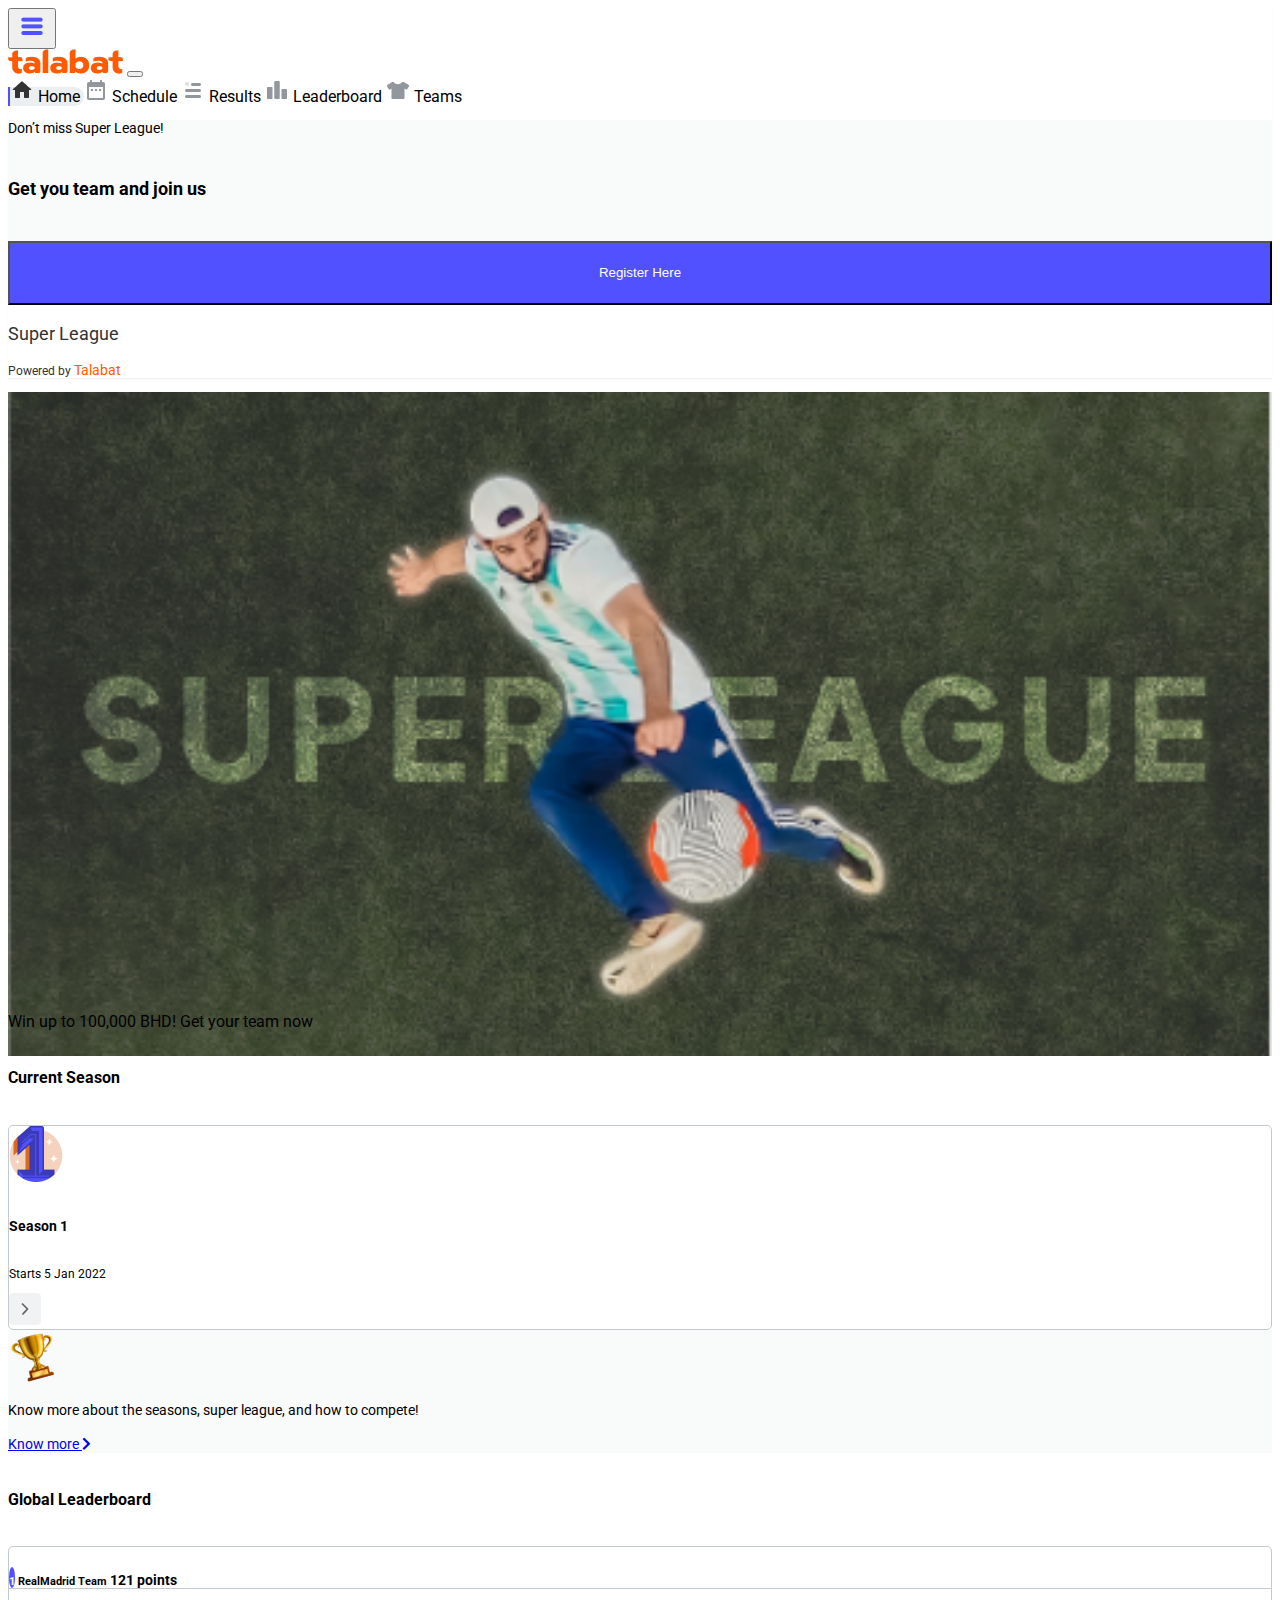
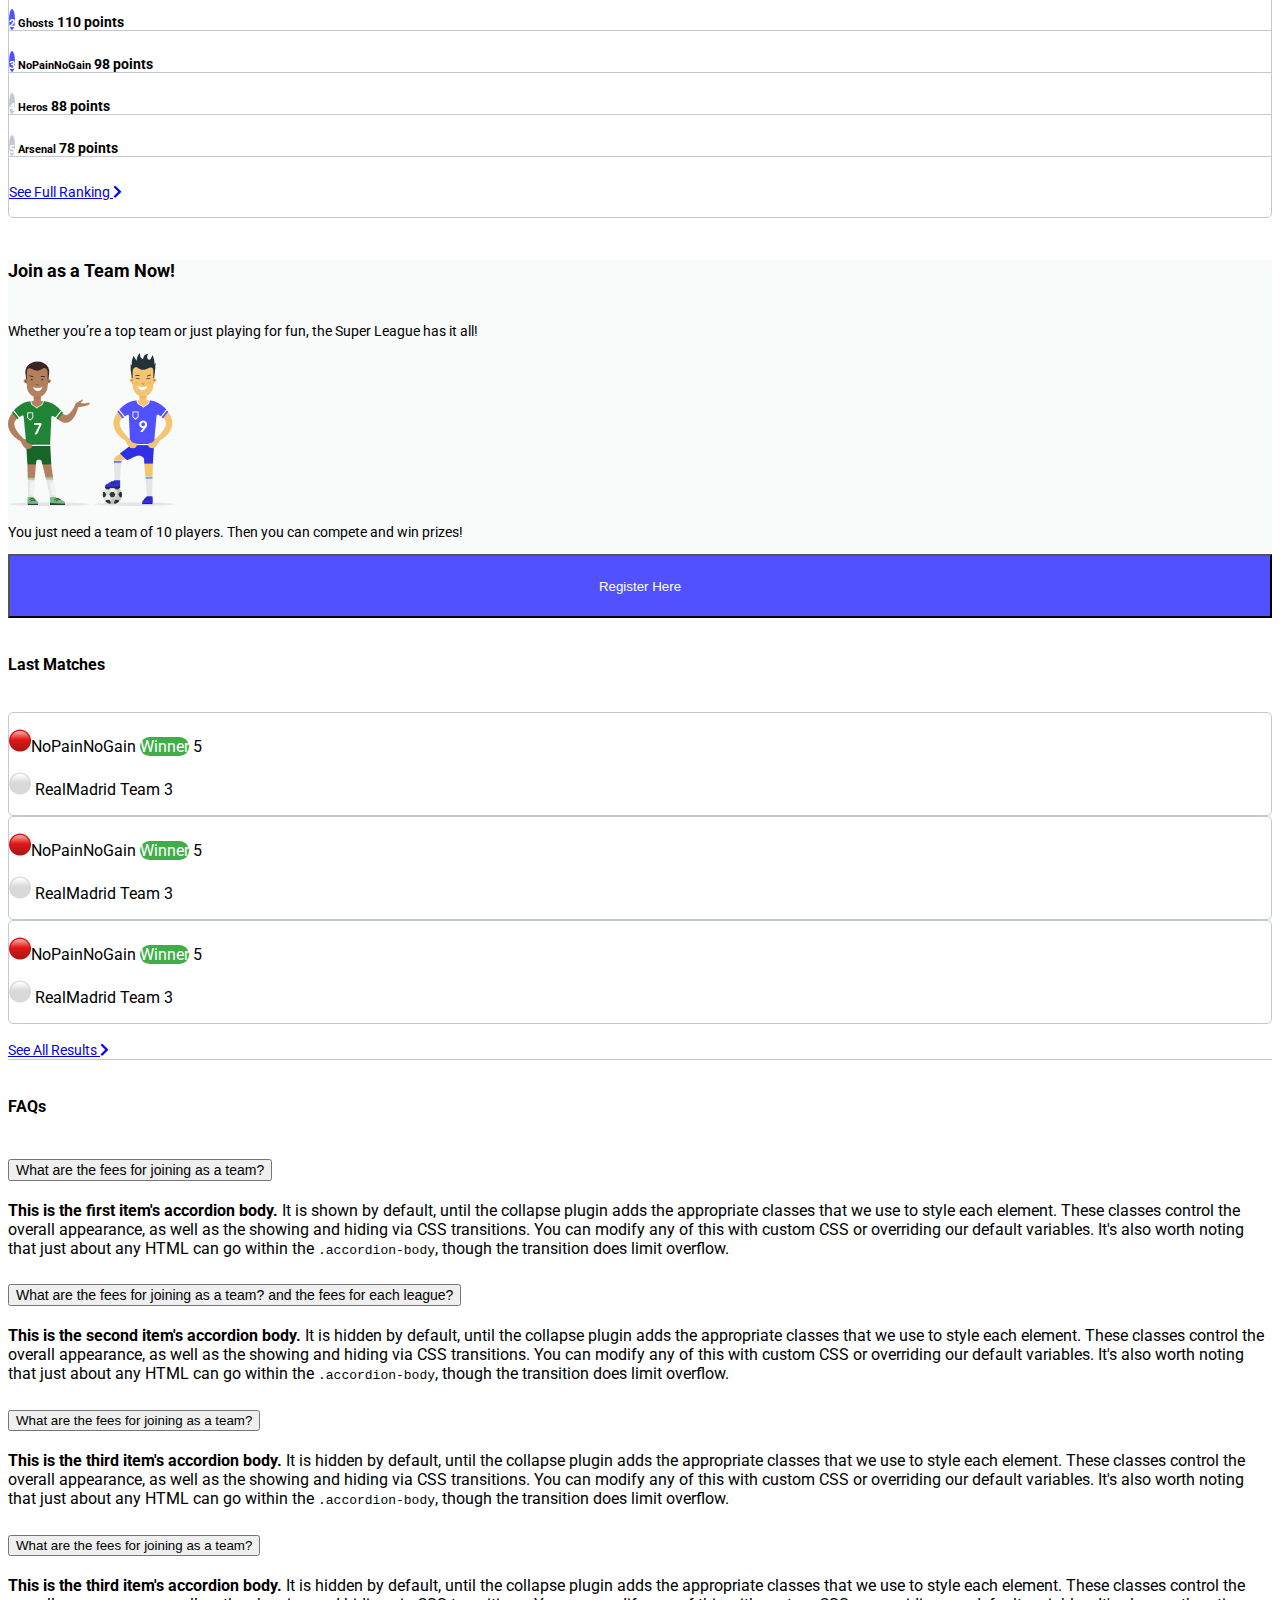
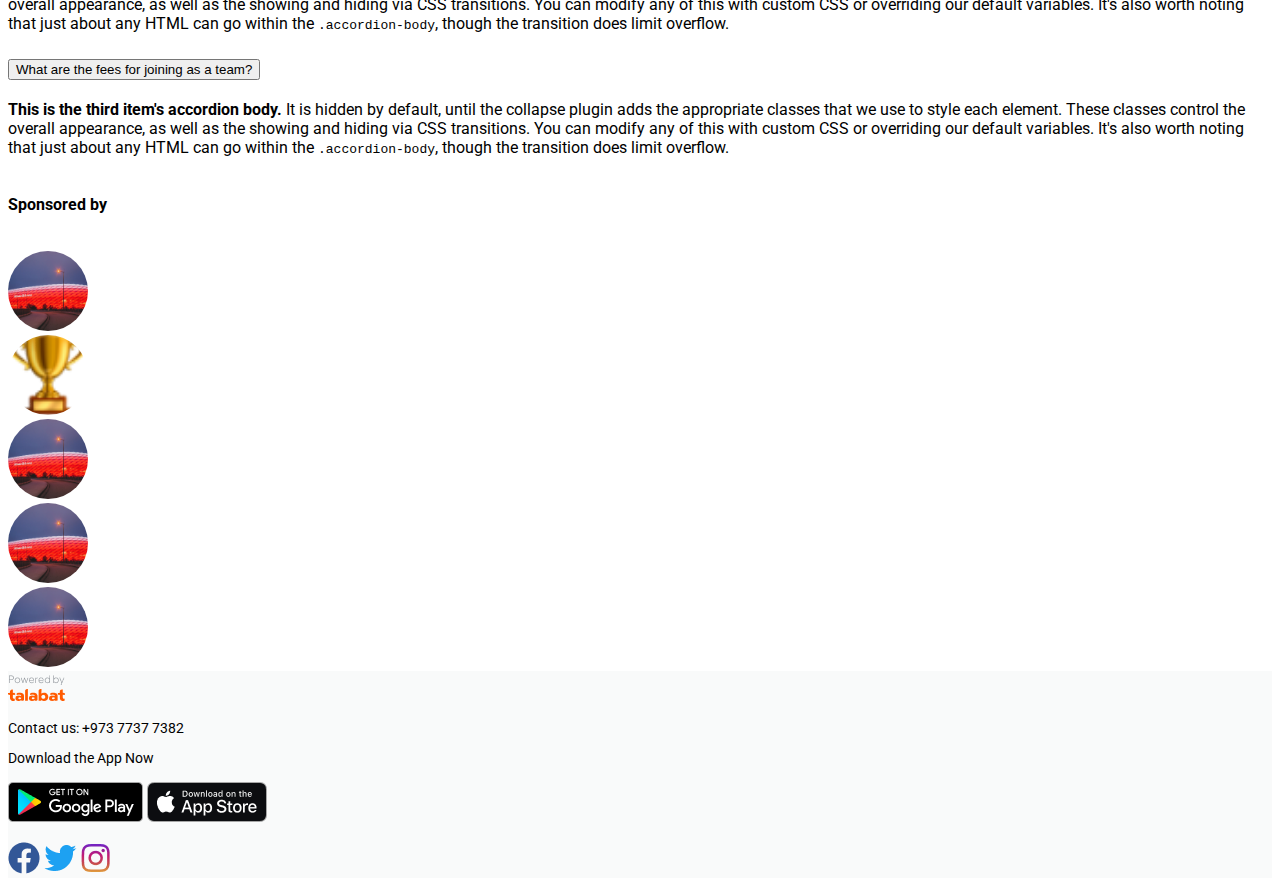
<file: index.html>
<!DOCTYPE html>
<html lang="en">

<head>
    <meta charset="UTF-8">
    <meta name="viewport" content="width=device-width, initial-scale=1.0">
    <meta http-equiv="X-UA-Compatible" content="ie=edge">
    <meta name="Description" content="Enter your description here" />
    <link rel="icon" href="images/talabat.png">
    <link href="https://cdn.jsdelivr.net/npm/bootstrap@5.0.2/dist/css/bootstrap.min.css" rel="stylesheet" integrity="sha384-EVSTQN3/azprG1Anm3QDgpJLIm9Nao0Yz1ztcQTwFspd3yD65VohhpuuCOmLASjC" crossorigin="anonymous">
    <link rel="stylesheet" href="https://cdnjs.cloudflare.com/ajax/libs/font-awesome/5.15.4/css/all.min.css">
    <link rel="stylesheet" href="css/style.css">
    <title>Talabat</title>
</head>

<body>
    <!-- Header -->
    <header class="headerForm px-3 pt-2">
        <div class="container">
            <div class="row">
                <div class="col-4">
                    <button class="btn p-0 mt-1" type="button" data-bs-toggle="offcanvas" data-bs-target="#offcanvasRight" aria-controls="offcanvasRight">
                        <img src="images/Menu.png" class="mt-2" alt="">
                    </button>
                    <div class="offcanvas offcanvas-start" tabindex="-1" id="offcanvasRight" aria-labelledby="offcanvasRightLabel">
                        <div class="offcanvas-header">
                            <img src="images/talabatLogo.png">
                            <button type="button" class="btn-close text-reset" data-bs-dismiss="offcanvas" aria-label="Close"></button>
                        </div>
                        <div class="offcanvas-body">
                            <a class="linkMenu linkMenuActiv py-3 ps-2 d-block mb-3" href="#">
                                <img src="images/home.png" alt="" class="me-2"> Home
                            </a>
                            <a class="linkMenu py-3 ps-2 d-block mb-3" href="#">
                                <img src="images/date-range.png" class="me-2" alt="">  Schedule
                            </a>
                            <a class="linkMenu py-3 ps-2 d-block mb-3" href="#">
                                <img src="images/playlist.png" class="me-2" alt="">  Results
                            </a>
                            <a class="linkMenu py-3 ps-2 d-block mb-3" href="#">
                                <img src="images/leaderboard.png" class="me-2" alt="">  Leaderboard
                            </a>
                            <a class="linkMenu py-3 ps-2 d-block mb-3" href="#">
                                <img src="images/t-shirt.png" class="me-2" alt="">  Teams
                            </a>
                        </div>
                        <div class="container">
                            <div class="bgGray p-3 text-center">
                                <p class="text-muted text14">Don’t miss Super League!</p>
                                <h6 class="text18 fw-bold pb-2">Get you team and join us</h6>
                                <button class="btn btnTalabat w-100">Register Here</button>
                            </div>
                        </div>
                    </div>
                </div>
                <div class="col">
                    <div class="text18 pt-1 textLightBlack fw-bold">
                        <p class="mb-0 text-18">Super League</p>
                        <p class="text14"><span class="text-muted text12">Powered by</span> <span class="textTalbat">Talabat</span></p>
                    </div>
                </div>
            </div>
        </div>
    </header>
    
    <div class="container-fluid px-0 mx-0">
        <img src="images/background.png" class="img-fluid imgFull" alt="">
        <p class="absoluteText text-white text16 text-center">Win up to 100,000 BHD! Get your team now</p>
    </div>
    <div class="container px-4 mt-4">
        <h6 class="text16 fw-bold pt-4 pb-2">Current Season</h6>
        <div class="d-flex gBorder p-3 justify-content-between">
            <div class="d-flex">
                <div class="flex-shrink-0">
                  <img src="images/one.png" alt="season">
                </div>
                <div class="flex-grow-1 ms-3">
                  <h6 class="text14 fw-bold mb-1 pt-1">Season 1</h6>
                  <p class="text12 mb-0">Starts 5 Jan 2022</p>
                </div>
            </div>
            <div class="pt-2">
                <img src="images/right.png">
            </div>
        </div>
    </div>
    <div class="bgGray mt-4 pt-4 pt-2">
        <div class="container px-4">
            <div class="d-flex">
                <div>
                    <img src="images/rotate.png" class="me-2">
                </div>
                <div>
                    <p class="text14 mb-1">Know more about the seasons, super league, and how to compete!</p>
                    <p><a href="#" class="text-primary text14 text-decoration-none fw-bold">Know more <i class="fa fa-chevron-right"></i></a></p>
                </div>
            </div>
        </div>
    </div>
    <div class="container px-4 pt-4">
        <h6 class="fw-bold text16 pt-1 pb-2">Global Leaderboard</h6>
        <div class="gBorder px-3 pt-3">
            <h6 class="pb-3 bottomBorder">
                <span class="badge badgePrimary me-1">1</span>
                <span class="text-16">RealMadrid Team</span>
                <span class="float-end text14 text-muted pt-1">121 points</span>
            </h6>
            <h6 class="pb-3 pt-2 bottomBorder">
                <span class="badge badgePrimary me-1">2</span>
                <span class="text-16">Ghosts</span>
                <span class="float-end text14 text-muted pt-1">110 points</span>
            </h6>
            <h6 class="pb-3 pt-2 bottomBorder">
                <span class="badge badgePrimary me-1">3</span>
                <span class="text-16">NoPainNoGain️</span>
                <span class="float-end text14 text-muted pt-1">98 points</span>
            </h6>
            <h6 class="pb-3 pt-2 bottomBorder">
                <span class="badge badgeSecondary me-1">4</span>
                <span class="text-16">Heros</span>
                <span class="float-end text14 text-muted pt-1">88 points</span>
            </h6>
            <h6 class="pb-3 pt-2 bottomBorder">
                <span class="badge badgeSecondary me-1">5</span>
                <span class="text-16">Arsenal</span>
                <span class="float-end text14 text-muted pt-1">78 points</span>
            </h6>
            <p class="text-center py-2"><a href="#" class="text-primary text-decoration-none text14 fw-bold"> See Full Ranking <i class="fa fa-chevron-right"></i></a></p>
        </div>
    </div>
    <div class="contianer px-4 mt-4">
        <div class="bgGray rounded p-4 text-center">
            <h6 class="text18 fw-bold">Join as a Team Now!</h6>
            <p class="text-muted text14 py-2">Whether you’re a top team or just playing for fun, the Super League has it all!</p>
            <img src="images/players.png" class="img-fluid mt-2">
            <p class="text14 pt-4 pb-2">You just need a team of 10 players. Then you can compete and win prizes!  </p>
            <button class="btn btnTalabat w-100">Register Here</button>
        </div>
    </div>
    <div class="container px-4 pt-4">
        <h6 class="text16 fw-bold pb-2">Last Matches</h6>
        <div class="gBorder p-3 mb-3">
            <p class="mb-2"><img src="images/red.png" class="pe-2">NoPainNoGain <span class="float-end">
                <span class="badge badgGreen text-12">Winner</span> 5 </span>
            </p>
            <p class="mb-0"><img src="images/white.png" class="pe-2"> RealMadrid Team <span class="float-end"> 3 </span>
            </p>
        </div>
        <div class="gBorder p-3 mb-3">
            <p class="mb-2"><img src="images/red.png" class="pe-2">NoPainNoGain <span class="float-end">
                <span class="badge badgGreen text-12">Winner</span> 5 </span>
            </p>
            <p class="mb-0"><img src="images/white.png" class="pe-2"> RealMadrid Team <span class="float-end"> 3 </span>
            </p>
        </div>
        <div class="gBorder p-3 mb-3">
            <p class="mb-2"><img src="images/red.png" class="pe-2">NoPainNoGain <span class="float-end">
                <span class="badge badgGreen text-12">Winner</span> 5 </span>
            </p>
            <p class="mb-0"><img src="images/white.png" class="pe-2"> RealMadrid Team <span class="float-end"> 3 </span>
            </p>
        </div>
        <p class="text-center pt-2 bottomBorder pb-4"><a href="#" class="text-primary text14 text-decoration-none fw-bold">See All Results <i class="fa fa-chevron-right"></i></a></p>
    </div>
    <div class="container pt-4 px-4">
        <h6 class="text16 fw-bold pb-3">FAQs</h6>
        <div class="accordion" id="accordionExample">
            <div class="accordion-item mb-3 border-bottom">
              <h2 class="accordion-header" id="headingOne">
                <button class="accordion-button text14 collapsed" type="button" data-bs-toggle="collapse" data-bs-target="#collapseOne" aria-expanded="false" aria-controls="collapseOne">
                    What are the fees for joining as a team?
                </button>
              </h2>
              <div id="collapseOne" class="accordion-collapse collapse" aria-labelledby="headingOne" data-bs-parent="#accordionExample">
                <div class="accordion-body">
                  <strong>This is the first item's accordion body.</strong> It is shown by default, until the collapse plugin adds the appropriate classes that we use to style each element. These classes control the overall appearance, as well as the showing and hiding via CSS transitions. You can modify any of this with custom CSS or overriding our default variables. It's also worth noting that just about any HTML can go within the <code>.accordion-body</code>, though the transition does limit overflow.
                </div>
              </div>
            </div>
            <div class="accordion-item border-bottom mb-3">
              <h2 class="accordion-header" id="headingTwo">
                <button class="accordion-button text14 me-3 collapsed" type="button" data-bs-toggle="collapse" data-bs-target="#collapseTwo" aria-expanded="false" aria-controls="collapseTwo">
                    What are the fees for joining as a team?
                    and the fees for each league?
                </button>
              </h2>
              <div id="collapseTwo" class="accordion-collapse collapse" aria-labelledby="headingTwo" data-bs-parent="#accordionExample">
                <div class="accordion-body">
                  <strong>This is the second item's accordion body.</strong> It is hidden by default, until the collapse plugin adds the appropriate classes that we use to style each element. These classes control the overall appearance, as well as the showing and hiding via CSS transitions. You can modify any of this with custom CSS or overriding our default variables. It's also worth noting that just about any HTML can go within the <code>.accordion-body</code>, though the transition does limit overflow.
                </div>
              </div>
            </div>
            <div class="accordion-item border-bottom mb-3">
              <h2 class="accordion-header" id="headingThree">
                <button class="accordion-button collapsed" type="button" data-bs-toggle="collapse" data-bs-target="#collapseThree" aria-expanded="false" aria-controls="collapseThree">
                    What are the fees for joining as a team?
                </button>
              </h2>
              <div id="collapseThree" class="accordion-collapse collapse" aria-labelledby="headingThree" data-bs-parent="#accordionExample">
                <div class="accordion-body">
                  <strong>This is the third item's accordion body.</strong> It is hidden by default, until the collapse plugin adds the appropriate classes that we use to style each element. These classes control the overall appearance, as well as the showing and hiding via CSS transitions. You can modify any of this with custom CSS or overriding our default variables. It's also worth noting that just about any HTML can go within the <code>.accordion-body</code>, though the transition does limit overflow.
                </div>
              </div>
            </div>
            <div class="accordion-item border-bottom mb-3">
              <h2 class="accordion-header" id="headingFour">
                <button class="accordion-button collapsed" type="button" data-bs-toggle="collapse" data-bs-target="#collapseFour" aria-expanded="false" aria-controls="collapseFour">
                    What are the fees for joining as a team?
                </button>
              </h2>
              <div id="collapseFour" class="accordion-collapse collapse" aria-labelledby="headingFour" data-bs-parent="#accordionExample">
                <div class="accordion-body">
                  <strong>This is the third item's accordion body.</strong> It is hidden by default, until the collapse plugin adds the appropriate classes that we use to style each element. These classes control the overall appearance, as well as the showing and hiding via CSS transitions. You can modify any of this with custom CSS or overriding our default variables. It's also worth noting that just about any HTML can go within the <code>.accordion-body</code>, though the transition does limit overflow.
                </div>
              </div>
            </div>
            <div class="accordion-item border-bottom mb-3">
              <h2 class="accordion-header" id="headingFive">
                <button class="accordion-button collapsed" type="button" data-bs-toggle="collapse" data-bs-target="#collapseFive" aria-expanded="false" aria-controls="collapseFive">
                    What are the fees for joining as a team?
                </button>
              </h2>
              <div id="collapseFive" class="accordion-collapse collapse" aria-labelledby="headingFive" data-bs-parent="#accordionExample">
                <div class="accordion-body">
                  <strong>This is the third item's accordion body.</strong> It is hidden by default, until the collapse plugin adds the appropriate classes that we use to style each element. These classes control the overall appearance, as well as the showing and hiding via CSS transitions. You can modify any of this with custom CSS or overriding our default variables. It's also worth noting that just about any HTML can go within the <code>.accordion-body</code>, though the transition does limit overflow.
                </div>
              </div>
            </div>
        </div>
    </div>
    <div class="container px-4 pt-4">
        <h6 class="text16 fw-bold pb-3">Sponsored by</h6>
        <div class="d-flex overflow-auto pb-3">
            <div class="w-100">
                <img src="images/stad2.png" class="imgSponsor">
            </div>
            <div class="w-100">
                <img src="images/champions.png" class="imgSponsor">
            </div>
            <div class="w-100">
                <img src="images/stad2.png" class="imgSponsor">
            </div>
            <div class="w-100">
                <img src="images/stad2.png" class="imgSponsor">
            </div>
            <div class="w-100">
                <img src="images/stad2.png" class="imgSponsor">
            </div>
        </div>
    </div>
    <!-- ============= Footer ================== -->
    <div class="footer bgGray p-4 mt-4">
        <div class="container">
            <div class="row justify-content-around">
                <div class="col-lg-4 col-md-6">
                    <img src="images/talabat.png" class="img-fluid mx-auto d-block" alt="">
                    <p class="text-center text14 pt-3">Contact us: <span class="fw-bold">+973 7737 7382</span> </p>
                    <p class="text-center text14">Download the App Now</p>
                    <p class="text-center">
                        <a href="#"><img src="images/googleplay.png" class="me-2 imgSocial" alt=""></a>
                        <a href="#"><img src="images/appstore.png" class="imgSocial" alt=""></a>
                    </p>
                    <p class="text-center pt-3">
                        <a href="#"><img src="images/facebook.png" class="me-3" alt=""></a>
                        <a href="#"><img src="images/twitter.png" class="me-3" alt=""></a>
                        <a href="#"><img src="images/instagram.png" alt=""></a>
                    </p>
                </div>
            </div>
        </div>
    </div>
    <script src="js/jquery.min.js"></script>
    <script src="https://cdn.jsdelivr.net/npm/bootstrap@5.0.2/dist/js/bootstrap.bundle.min.js" integrity="sha384-MrcW6ZMFYlzcLA8Nl+NtUVF0sA7MsXsP1UyJoMp4YLEuNSfAP+JcXn/tWtIaxVXM" crossorigin="anonymous"></script>
    <script src="https://cdn.jsdelivr.net/npm/@popperjs/core@2.9.2/dist/umd/popper.min.js" integrity="sha384-IQsoLXl5PILFhosVNubq5LC7Qb9DXgDA9i+tQ8Zj3iwWAwPtgFTxbJ8NT4GN1R8p" crossorigin="anonymous"></script>
    <script src="https://cdn.jsdelivr.net/npm/bootstrap@5.0.2/dist/js/bootstrap.min.js" integrity="sha384-cVKIPhGWiC2Al4u+LWgxfKTRIcfu0JTxR+EQDz/bgldoEyl4H0zUF0QKbrJ0EcQF" crossorigin="anonymous"></script>
    <script src="js/file.js"></script>
</body>

</html>
</file>
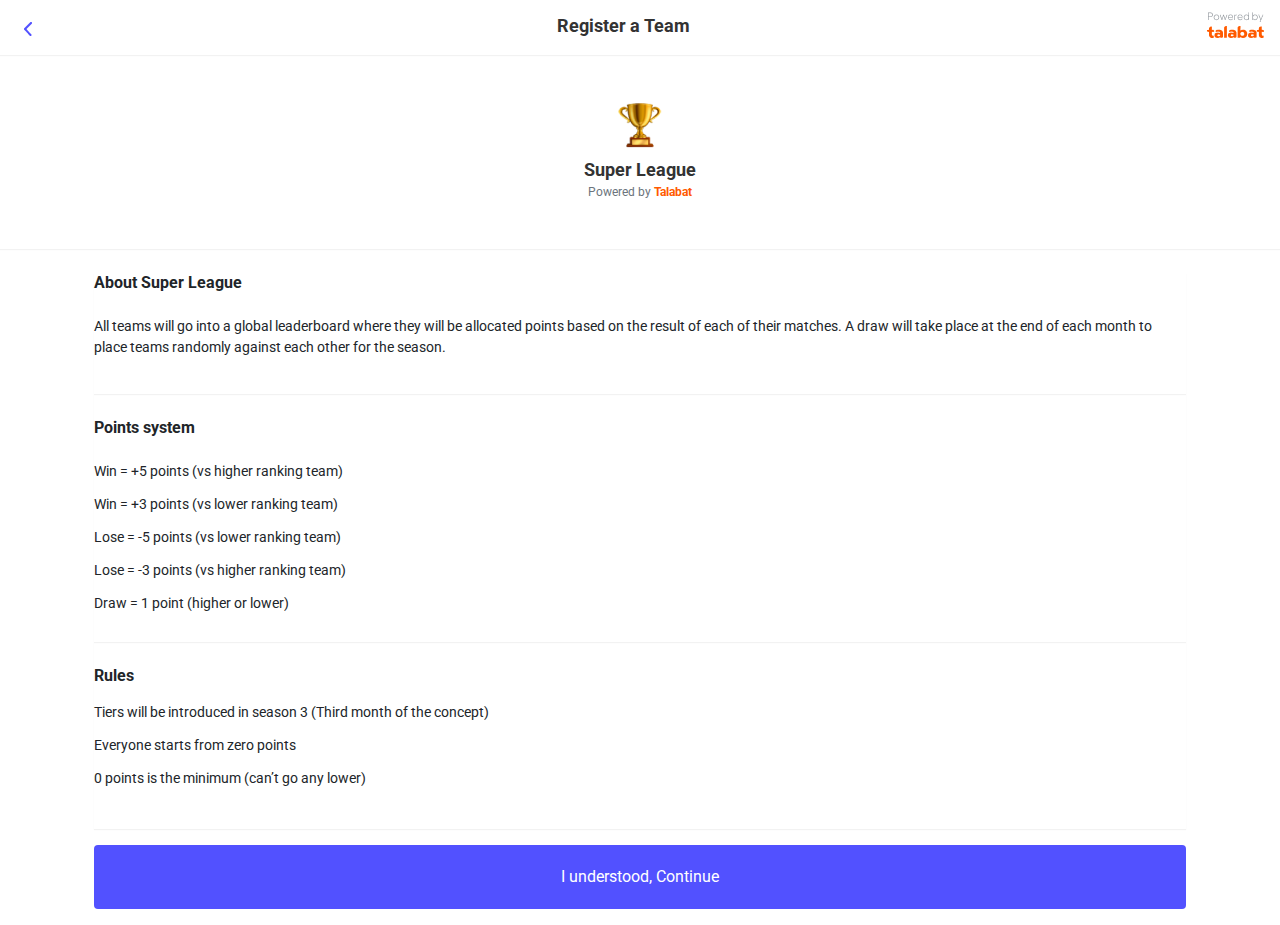
<file: register.html>
<!DOCTYPE html>
<html lang="en">

<head>
    <meta charset="UTF-8">
    <meta name="viewport" content="width=device-width, initial-scale=1.0">
    <meta http-equiv="X-UA-Compatible" content="ie=edge">
    <meta name="Description" content="Enter your description here" />
    <link rel="icon" href="images/talabat.png">
    <link rel="stylesheet" href="css/bootstrap.min.css">
    <link rel="stylesheet" href="https://cdnjs.cloudflare.com/ajax/libs/font-awesome/5.15.4/css/all.min.css">
    <link rel="stylesheet" href="css/style.css">
    <title>Talabat</title>
</head>

<body>

    <!-- Header -->
    <header class="d-flex headerForm justify-content-between px-3 pt-2">
        <div class="pt-2">
            <img src="images/leftArrow.png">
        </div>
        <p class="text18 pt-1 textLightBlack fw-bold">Register a Team</p>
        <div>
            <img src="images/talabat.png" class="img-fluid">
        </div>
    </header>
    <div class="py-5 text-center shadows">
        <img src="images/champions.png" class="mx-auto d-block">
        <p class="text18 fw-bold textLightBlack pt-2 mb-0">Super League</p>
        <p class="text12 text-muted mb-0">Powered by <span class="textTalbat fw-bold">Talabat</span></p>
    </div>
    <div class="container pt-4 px-4">
        <div class="shadows pb-1">
            <h6 class="text16 fw-bold">About Super League</h6>
            <p class="text14 py-3">All teams will go into a global leaderboard where they will be allocated points based
                on the result of each of their matches. A draw will take place at the end of each month to place teams
                randomly against each other for the season. </p>
        </div>
        <div class="shadows pt-4 pb-1">
            <h6 class="text16 fw-bold">Points system</h6>
            <p class="text14 pt-3 mb-1">Win = +5 points (vs higher ranking team)</p>
            <p class="text14 pt-2 mb-1">Win = +3 points (vs lower ranking team)</p>
            <p class="text14 pt-2 mb-1">Lose = -5 points (vs lower ranking team) </p>
            <p class="text14 pt-2 mb-1">Lose = -3 points (vs higher ranking team) </p>
            <p class="text14 py-2">Draw = 1 point (higher or lower)</p>
        </div>
        <div class="shadows pt-4 pb-4">
            <h6 class="text16 fw-bold">Rules</h6>
            <p class="text14 pt-2 mb-1">Tiers will be introduced in season 3 (Third month of the concept) </p>
            <p class="text14 pt-2 mb-1">Everyone starts from zero points</p>
            <p class="text14 pt-2">0 points is the minimum (can’t go any lower)</p>
        </div>
        <form action="register2.html">
            <button class="btn btnTalabat my-3">I understood, Continue</button>
        </form>
    </div>
    <script src="js/jquery.min.js"></script>
    <script src="js/popper.min.js"></script>
    <script src="js/bootstrap.min.js"></script>
</body>

</html>
</file>
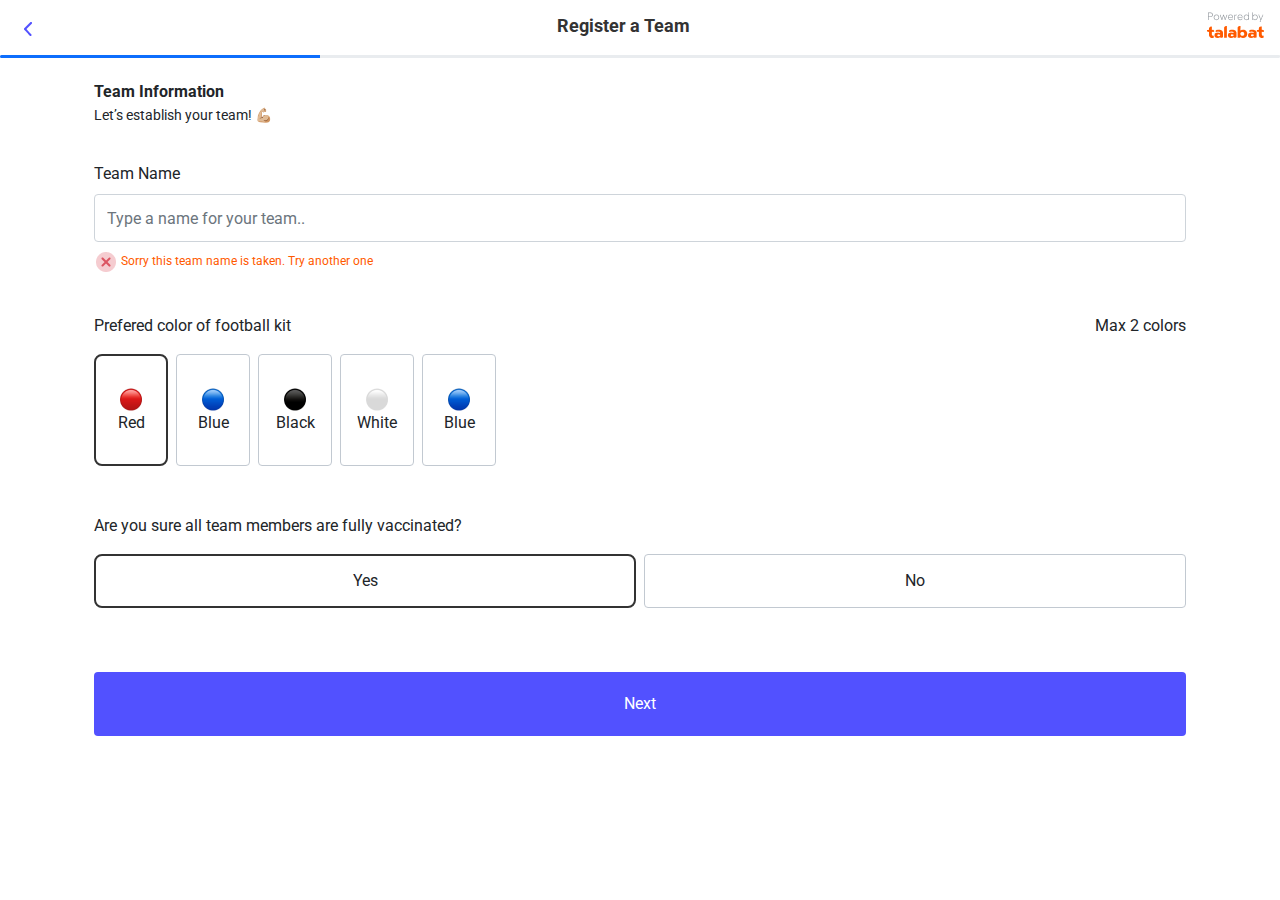
<file: register2.html>
<!DOCTYPE html>
<html lang="en">

<head>
    <meta charset="UTF-8">
    <meta name="viewport" content="width=device-width, initial-scale=1.0">
    <meta http-equiv="X-UA-Compatible" content="ie=edge">
    <meta name="Description" content="Enter your description here" />
    <link rel="icon" href="images/talabat.png">
    <link rel="stylesheet" href="css/bootstrap.min.css">
    <link rel="stylesheet" href="https://cdnjs.cloudflare.com/ajax/libs/font-awesome/5.15.4/css/all.min.css">
    <link rel="stylesheet" href="css/style.css">
    <title>Talabat</title>
</head>

<body>

    <!-- Header -->
    <header class="d-flex headerForm justify-content-between px-3 pt-2">
        <div class="pt-2">
            <a href="register.html"><img src="images/leftArrow.png"></a>
        </div>
        <p class="text18 pt-1 textLightBlack fw-bold">Register a Team</p>
        <div>
            <img src="images/talabat.png" class="img-fluid">
        </div>
    </header>
    <div class="progress newProgress">
        <div class="progress-bar" role="progressbar" style="width: 25%" aria-valuenow="25" aria-valuemin="0" aria-valuemax="100"></div>
    </div>
    <div class="container pt-3 px-4">
        <div class="pb-1">
            <h6 class="text16 fw-bold pt-2 mb-1">Team Information</h6>
            <p class="text14">Let’s establish your team! 💪🏼</p>
        </div>
        <form action="register3.html">
            <div class="mb-3 py-3">
                <label for="teamName" class="form-label">Team Name</label>
                <input type="text" class="form-control heightInput" id="teamName" placeholder="Type a name for your team..">
                <p class="pt-2 text12 textTalbat mb-0"><img src="images/exit.png"> <span>Sorry this team name is taken. Try another one</span></p>
            </div>
            <div>
                <p class="mb-2 pt-2">Prefered color of football kit <span class="float-end">Max 2 colors</span></p>
                <div class="d-flex overflow-auto pt-2">
                    <div>
                        <button class="btn me-2 mb-3 btnColors btnActive">
                          <img src="images/red.png" alt="">
                          <p class="mb-0">Red</p>
                        </button>
                    </div>
                    <div>
                        <button class="btn me-2 mb-3 btnColors">
                          <img src="images/blue.png" alt="">
                          <p class="mb-0">Blue</p>
                        </button>
                    </div>
                    <div>
                        <button class="btn me-2 mb-3 btnColors">
                          <img src="images/black.png" alt="">
                          <p class="mb-0">Black</p>
                        </button>
                    </div>
                    <div>
                        <button class="btn me-2 mb-3 btnColors">
                          <img src="images/white.png" alt="">
                          <p class="mb-0">White</p>
                        </button>
                    </div>
                    <div>
                        <button class="btn me-2 mb-3 btnColors">
                            <img src="images/blue.png" alt="">
                            <p class="mb-0">Blue</p>
                        </button>
                    </div>
                </div>
                <div class="py-4">
                    <p class="mb-2 pt-2">Are you sure all team members are fully vaccinated?</p>
                    <div class="d-flex pt-2">
                        <div class="w-100 me-2">
                            <button class="btn me-2 mb-3 btnAsk btnActive w-100">
                                Yes
                            </button>
                        </div>
                        <div class="w-100">
                            <button class="btn me-2 mb-3 btnAsk w-100">
                                No
                            </button>
                        </div>
                    </div>
                </div>
            </div>
            <button class="btn btnTalabat mt-4 mb-3">Next</button>
        </form>
    </div>
    <script src="js/jquery.min.js"></script>
    <script src="js/popper.min.js"></script>
    <script src="js/bootstrap.min.js"></script>
</body>

</html>
</file>
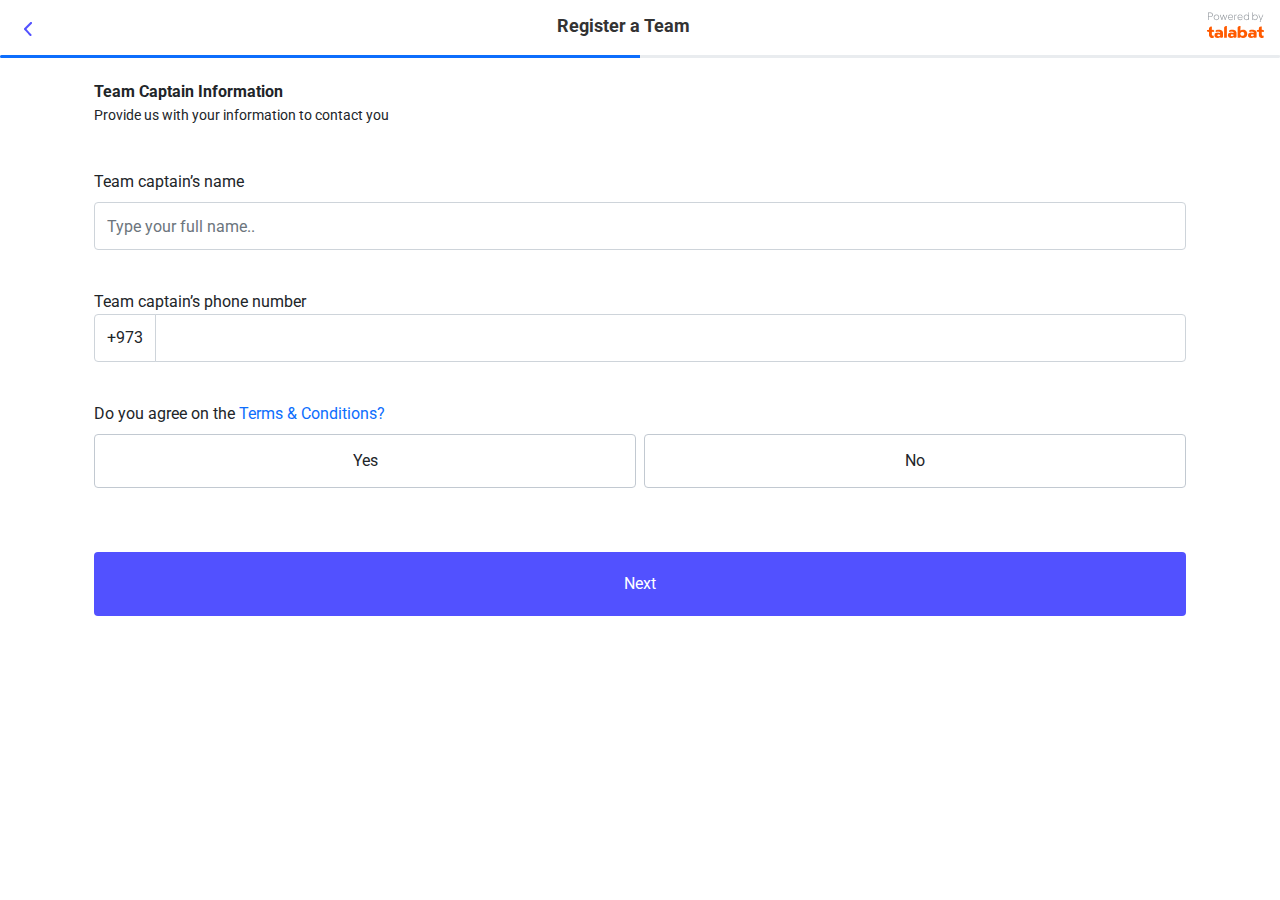
<file: register3.html>
<!DOCTYPE html>
<html lang="en">

<head>
    <meta charset="UTF-8">
    <meta name="viewport" content="width=device-width, initial-scale=1.0">
    <meta http-equiv="X-UA-Compatible" content="ie=edge">
    <meta name="Description" content="Enter your description here" />
    <link rel="icon" href="images/talabat.png">
    <link rel="stylesheet" href="css/bootstrap.min.css">
    <link rel="stylesheet" href="https://cdnjs.cloudflare.com/ajax/libs/font-awesome/5.15.4/css/all.min.css">
    <link rel="stylesheet" href="css/style.css">
    <title>Talabat</title>
</head>

<body>

    <!-- Header -->
    <header class="d-flex headerForm justify-content-between px-3 pt-2">
        <div class="pt-2">
            <a href="register2.html"><img src="images/leftArrow.png"></a>
        </div>
        <p class="text18 pt-1 textLightBlack fw-bold">Register a Team</p>
        <div>
            <img src="images/talabat.png" class="img-fluid">
        </div>
    </header>
    <div class="progress newProgress">
        <div class="progress-bar" role="progressbar" style="width: 50%" aria-valuenow="50" aria-valuemin="0" aria-valuemax="100"></div>
    </div>
    <div class="container pt-3 px-4">
        <div class="pb-1">
            <h6 class="text16 fw-bold pt-2 mb-1">Team Captain Information</h6>
            <p class="text14">Provide us with your information to contact you</p>
        </div>
        <form action="register4.html">
            <div class="mb-3 pt-4">
                <label for="teamName" class="form-label">Team captain’s name</label>
                <input type="text" class="form-control heightInput" id="teamName" placeholder="Type your full name..">
            </div>
            <label class="pt-4" for="">Team captain’s phone number</label>
            <div class="input-group mb-3 heightInput">
                <span class="input-group-text bg-white" id="basic-addon1">+973</span>
                <input type="text" class="form-control" aria-label="Username" aria-describedby="basic-addon1">
            </div>
            <div>
                <div class="py-4">
                    <label for="">Do you agree on the <a href="#" class="text-primary text-decoration-none">Terms & Conditions?</a> </label>
                    <div class="d-flex pt-2">
                        <div class="w-100 me-2">
                            <button class="btn me-2 mb-3 btnAsk w-100">
                                Yes
                            </button>
                        </div>
                        <div class="w-100">
                            <button class="btn me-2 mb-3 btnAsk w-100">
                                No
                            </button>
                        </div>
                    </div>
                </div>
            </div>
            <button class="btn btnTalabat mt-4 mb-3">Next</button>
        </form>
    </div>
    <script src="js/jquery.min.js"></script>
    <script src="js/popper.min.js"></script>
    <script src="js/bootstrap.min.js"></script>
</body>

</html>
</file>
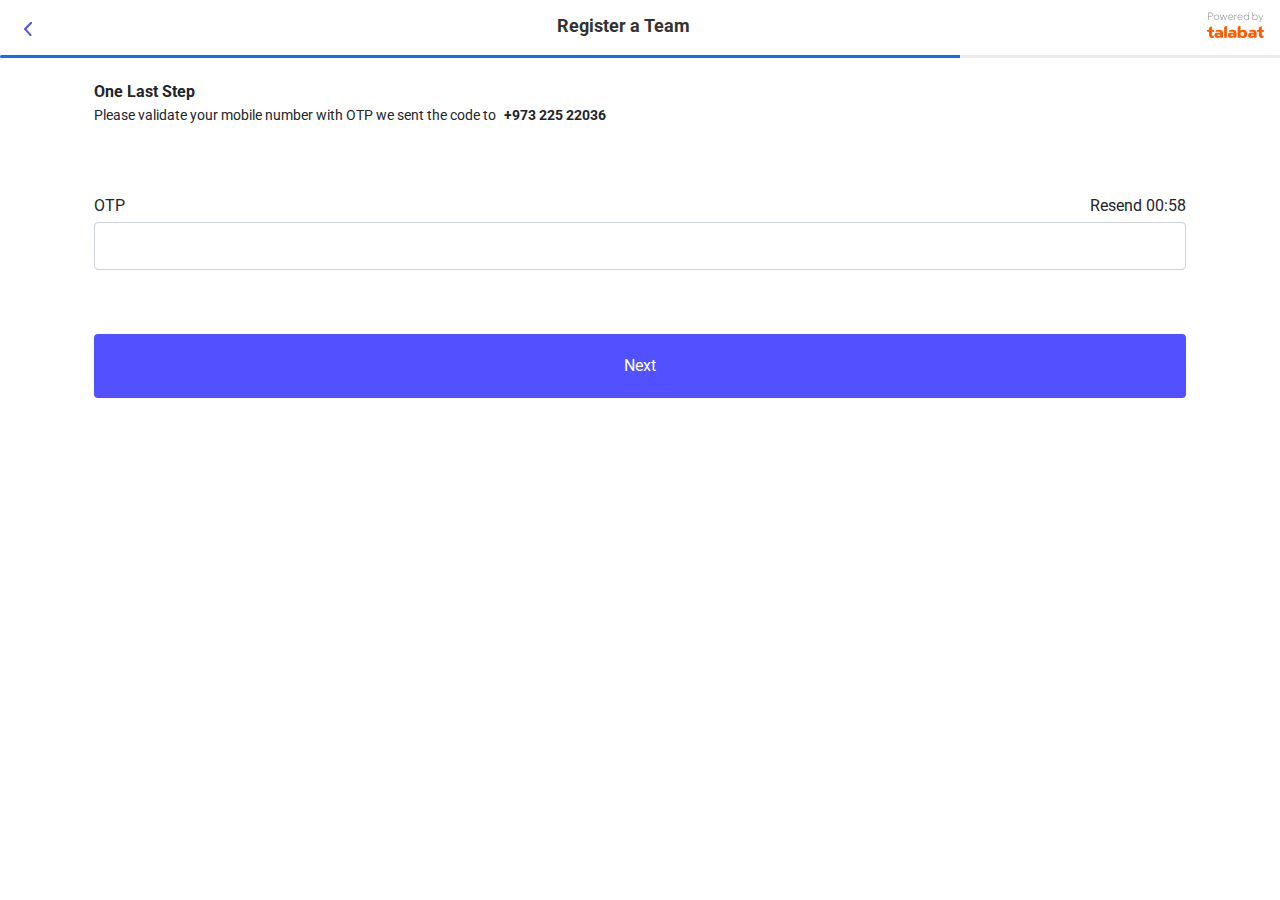
<file: register4.html>
<!DOCTYPE html>
<html lang="en">

<head>
    <meta charset="UTF-8">
    <meta name="viewport" content="width=device-width, initial-scale=1.0">
    <meta http-equiv="X-UA-Compatible" content="ie=edge">
    <meta name="Description" content="Enter your description here" />
    <link rel="icon" href="images/talabat.png">
    <link rel="stylesheet" href="css/bootstrap.min.css">
    <link rel="stylesheet" href="https://cdnjs.cloudflare.com/ajax/libs/font-awesome/5.15.4/css/all.min.css">
    <link rel="stylesheet" href="css/style.css">
    <title>Talabat</title>
</head>

<body>

    <!-- Header -->
    <header class="d-flex headerForm justify-content-between px-3 pt-2">
        <div class="pt-2">
            <a href="register3.html"><img src="images/leftArrow.png"></a>
        </div>
        <p class="text18 pt-1 textLightBlack fw-bold">Register a Team</p>
        <div>
            <img src="images/talabat.png" class="img-fluid">
        </div>
    </header>
    <div class="progress newProgress">
        <div class="progress-bar" role="progressbar" style="width: 75%" aria-valuenow="75" aria-valuemin="0" aria-valuemax="100"></div>
    </div>
    <div class="container pt-3 px-4">
        <div class="pb-1">
            <h6 class="text16 fw-bold pt-2 mb-1">One Last Step</h6>
            <p class="text14">Please validate your mobile number with OTP
                we sent the code to<span class="fw-bold ps-2">+973 225 22036</span> </p>
        </div>
        <form action="register5.html">
            <div class="mb-3 pt-5">
                <p class="mb-1">OTP <span class="float-end">Resend 00:58</span></p>
                <input type="text" class="form-control heightInput">
            </div>
            <button class="btn btnTalabat mt-5 mb-3">Next</button>
        </form>
    </div>
    <script src="js/jquery.min.js"></script>
    <script src="js/popper.min.js"></script>
    <script src="js/bootstrap.min.js"></script>
</body>

</html>
</file>
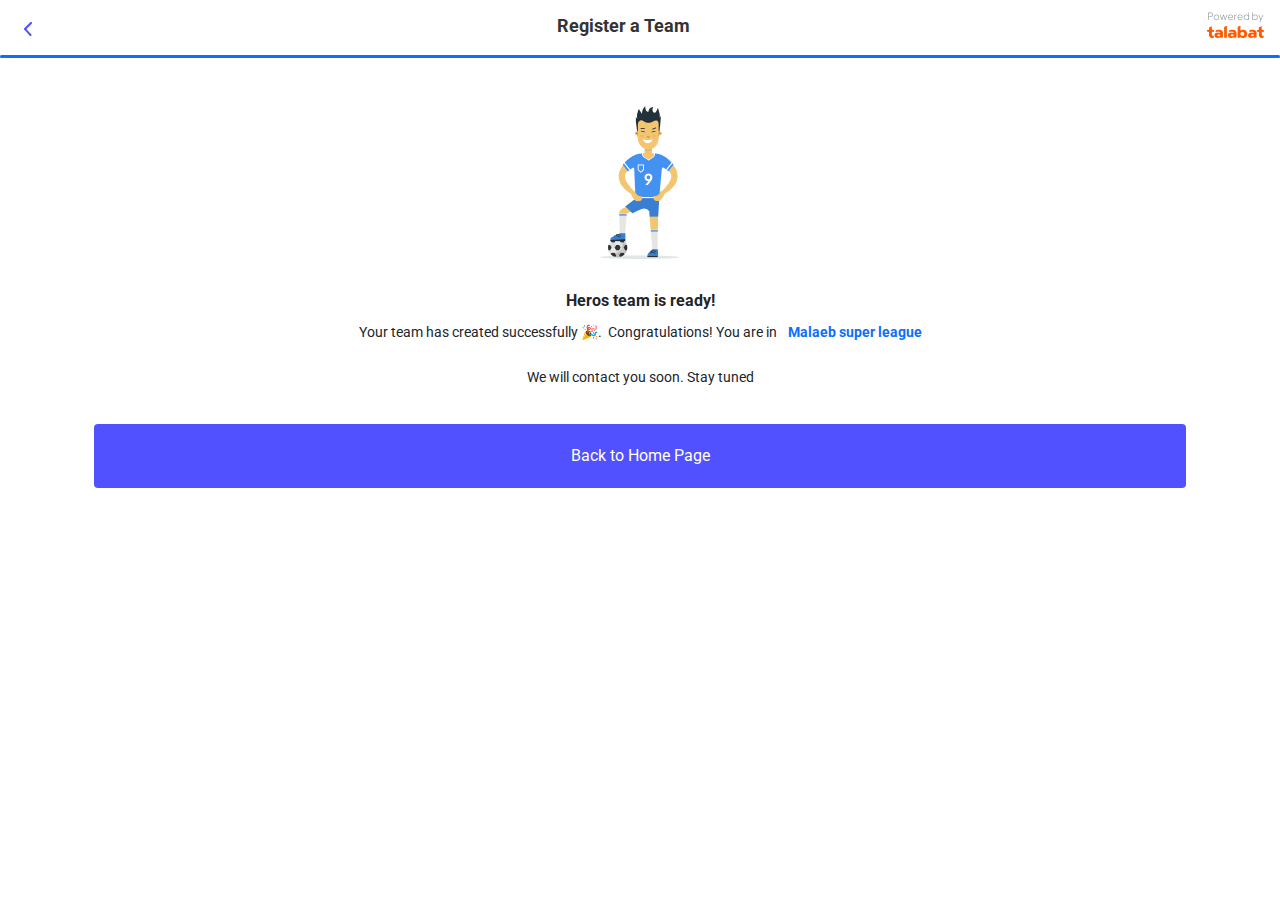
<file: register5.html>
<!DOCTYPE html>
<html lang="en">

<head>
    <meta charset="UTF-8">
    <meta name="viewport" content="width=device-width, initial-scale=1.0">
    <meta http-equiv="X-UA-Compatible" content="ie=edge">
    <meta name="Description" content="Enter your description here" />
    <link rel="icon" href="images/talabat.png">
    <link rel="stylesheet" href="css/bootstrap.min.css">
    <link rel="stylesheet" href="https://cdnjs.cloudflare.com/ajax/libs/font-awesome/5.15.4/css/all.min.css">
    <link rel="stylesheet" href="css/style.css">
    <title>Talabat</title>
</head>

<body>

    <!-- Header -->
    <header class="d-flex headerForm justify-content-between px-3 pt-2">
        <div class="pt-2">
            <a href="register4.html"><img src="images/leftArrow.png"></a>
        </div>
        <p class="text18 pt-1 textLightBlack fw-bold">Register a Team</p>
        <div>
            <img src="images/talabat.png" class="img-fluid">
        </div>
    </header>
    <div class="progress newProgress">
        <div class="progress-bar" role="progressbar" style="width: 100%" aria-valuenow="100" aria-valuemin="0" aria-valuemax="100"></div>
    </div>
    <div class="container pt-5 px-4">
        <img src="images/player.png" class="mx-auto d-block">
        <div class="pb-1 text-center pt-4">
            <h6 class="text16 fw-bold pt-2 mb-1">Heros team is ready!</h6>
            <p class="text14 py-2">Your team has created successfully 🎉.  Congratulations! You are in <span class="fw-bold text-primary ps-2"> Malaeb super league</span> </p>
            <p class="text14">We will contact you soon. Stay tuned</p>
        </div>
        
        <button class="btn btnTalabat my-3">Back to Home Page</button>
    </div>
    <script src="js/jquery.min.js"></script>
    <script src="js/popper.min.js"></script>
    <script src="js/bootstrap.min.js"></script>
</body>

</html>
</file>
<file: css/style.css>
/* @font-face{
    src: url(../webfonts/TisaSansPro-Regular.ttf);
    font-family: tisa;
} */
@import url('https://fonts.googleapis.com/css2?family=Inter&family=Roboto&display=swap');
body{
    font-family: 'Roboto';
}
.text12{
    font-size: 12px;
}
.text14{
    font-size: 14px;
}
.text16{
    font-size: 16px;
}
.text18{
    font-size: 18px;
}
.textTalbat{
    color: #FF5A00;
}
.textBlack{
    color: black;
}
.btnTalabat{
    background-color: #5251FF;
    color: white;
    width: 100%;
    height: 64px;
}
.btnTalabat:hover{
    background-color: #4545e2;
    color: white;
}
.btnAsk{
    height: 54px;
    border: 1px solid #C2C9D1;
}
.btnColors{
    height: 112px;
    border: 1px solid #C2C9D1;
    width: 74px;
}
.btnActive{
    border: 2px solid #333333;
    border-radius: 8px;
}
.heightInput{
    height: 48px;
}
.shadows{
    box-shadow: 0px 1px 1px rgba(0, 0, 0, 0.05);
}
.headerForm{
    box-shadow: 0px 1px 1px rgba(0, 0, 0, 0.05);
}
.textLightBlack{
    color:#333333;
}
.newProgress{
    height: 0.2rem;
}
/* ================================= home page ===================== */
.linkMenu{
    color: black;
    text-decoration: none;
}
.linkMenuActiv{
    background-color: #eceff2;
    border-radius:0px 16px 16px 0px;
    border-left: 2px solid #5251FF;
    color: black;
    text-decoration: none;
}
.linkMenu:hover{
    background-color: #eceff2;
    border-radius:0px 16px 16px 0px;
    border-left: 2px solid #5251FF;
    color: black;
    text-decoration: none;
}
.bgGray{
    background-color: #F9FAFA;;
}
.bottomBorder{
    border-bottom: 1px solid #C2C9D1;
}
.badgGreen{
    background-color: #41AD49;
    color: white;
    border-radius: 14px;
}
.gBorder{
    border: 1px solid #C2C9D1;
    border-radius: 5px;
}
.badgePrimary{
    background-color: #5251FF;
    border-radius: 50%;
    height: 28px;
    width: 28px;
    padding-top: 8px;
    color: white;
    align-self: baseline;
}
.badgeSecondary{
    background-color: #C2C9D1;
    border-radius: 50%;
    height: 28px;
    width: 28px;
    padding-top: 8px;
    color: white;
    align-self: baseline;
}
.imgSponsor{
    width: 80px;
    height: 80px;
    border-radius: 50%;
    object-fit: cover;
    margin-right: 1rem;
}
.imgFull{
    width: 100%;
    min-height: 12.5rem;
    object-fit: cover;
}
.absoluteText{
    margin-top: -3rem;
}
@media screen and (max-width:767px){
    .offcanvas-start{
        width: 290px;
    }
}
</file>
